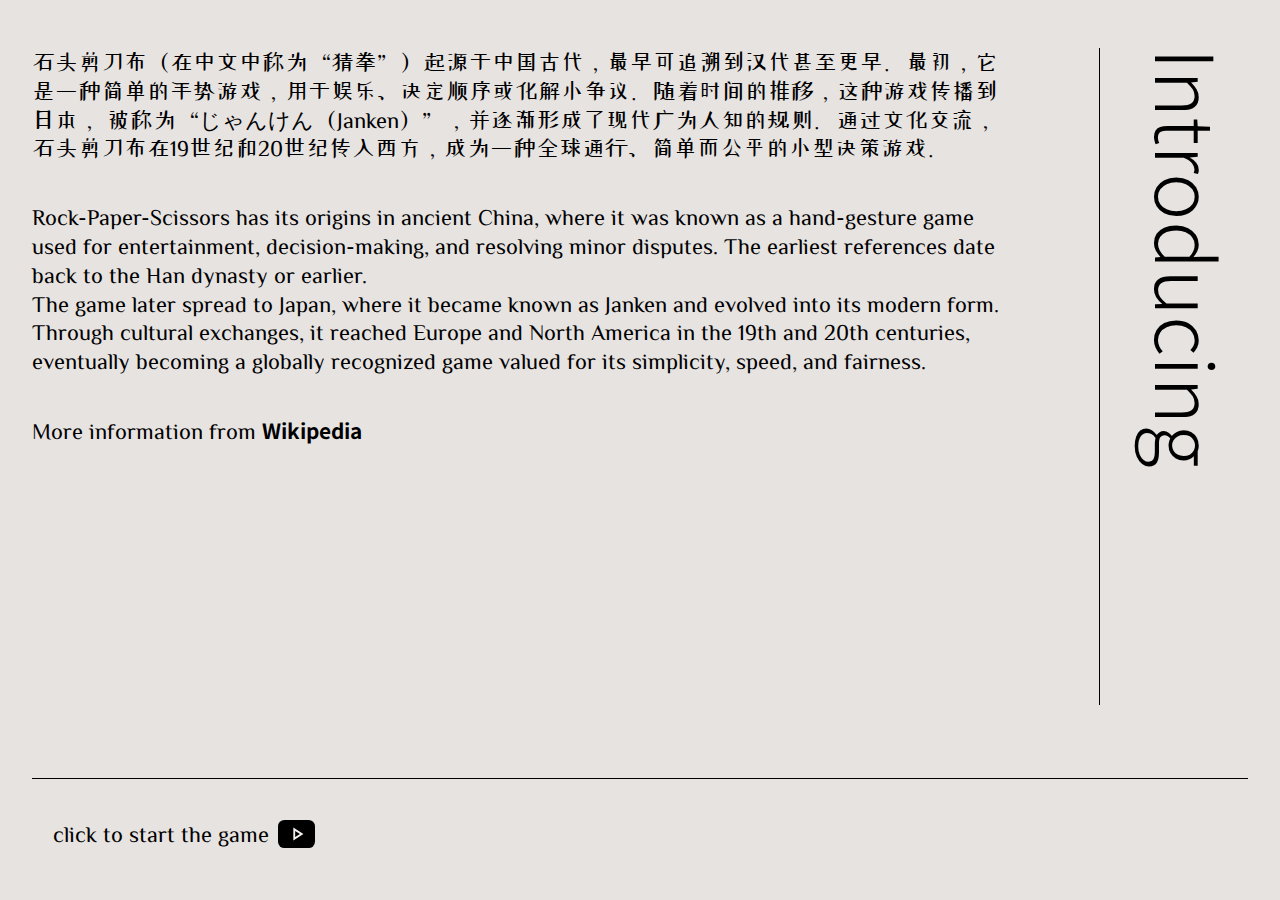
<file: index.html>
<!DOCTYPE html>
<html lang="en">
<head>
    <meta charset="UTF-8">
    <meta name="viewport" content="width=device-width, initial-scale=1.0">
    <link rel="stylesheet" href="./assets/css/style.css">
    <link rel="stylesheet" href="assets/css/intro.css">
    <title>Chi-fu-mi | Welcome</title>
</head>
<body>
    <header class="intro-header">
        <div class="title-separator">
        </div>
        <h1>Introducing</h1>
    </header>
    <main class="intro-main">
        <p class="par chineese-p">
            石头剪刀布（在中文中称为“猜拳”）起源于中国古代，最早可追溯到汉代甚至更早。最初，它是一种简单的手势游戏，用于娱乐、决定顺序或化解小争议。随着时间的推移，这种游戏传播到日本，
            被称为“じゃんけん（Janken）”，并逐渐形成了现代广为人知的规则。通过文化交流，石头剪刀布在19世纪和20世纪传入西方，成为一种全球通行、简单而公平的小型决策游戏。
        </p>
        <p class="par english-p">
            Rock-Paper-Scissors has its origins in ancient China, where it was known as a hand-gesture game used for entertainment, decision-making, and resolving minor disputes. 
            The earliest references date back to the Han dynasty or earlier. <br/>The game later spread to Japan, where it became known as Janken and evolved into its modern form. 
            Through cultural exchanges, it reached Europe and North America in the 19th and 20th centuries, eventually becoming a globally recognized game valued for its simplicity, 
            speed, and fairness.
        </p>
        <p class="par more-info">More information from <a href="https://en.wikipedia.org/wiki/Rock_paper_scissors" target="_blank" class="wiki-link">Wikipedia</a></p>
    </main>
    <footer class="intro-footer">
        <div class="intro__footer-separator">
        </div>
        <div class="intro__footer-content">
            <p class="par">click to start the game</p>
            <a href="pages/game.html">
                <button class="btn-play">
                    <svg xmlns="http://www.w3.org/2000/svg" height="22px" viewBox="0 -960 960 960" width="24px" fill="currentColor">
                        <path d="M320-200v-560l440 280-440 280Zm80-280Zm0 134 210-134-210-134v268Z"/>
                    </svg>
            </button>
            </a>
        </div>
    </footer>
</body>
</html>
</file>
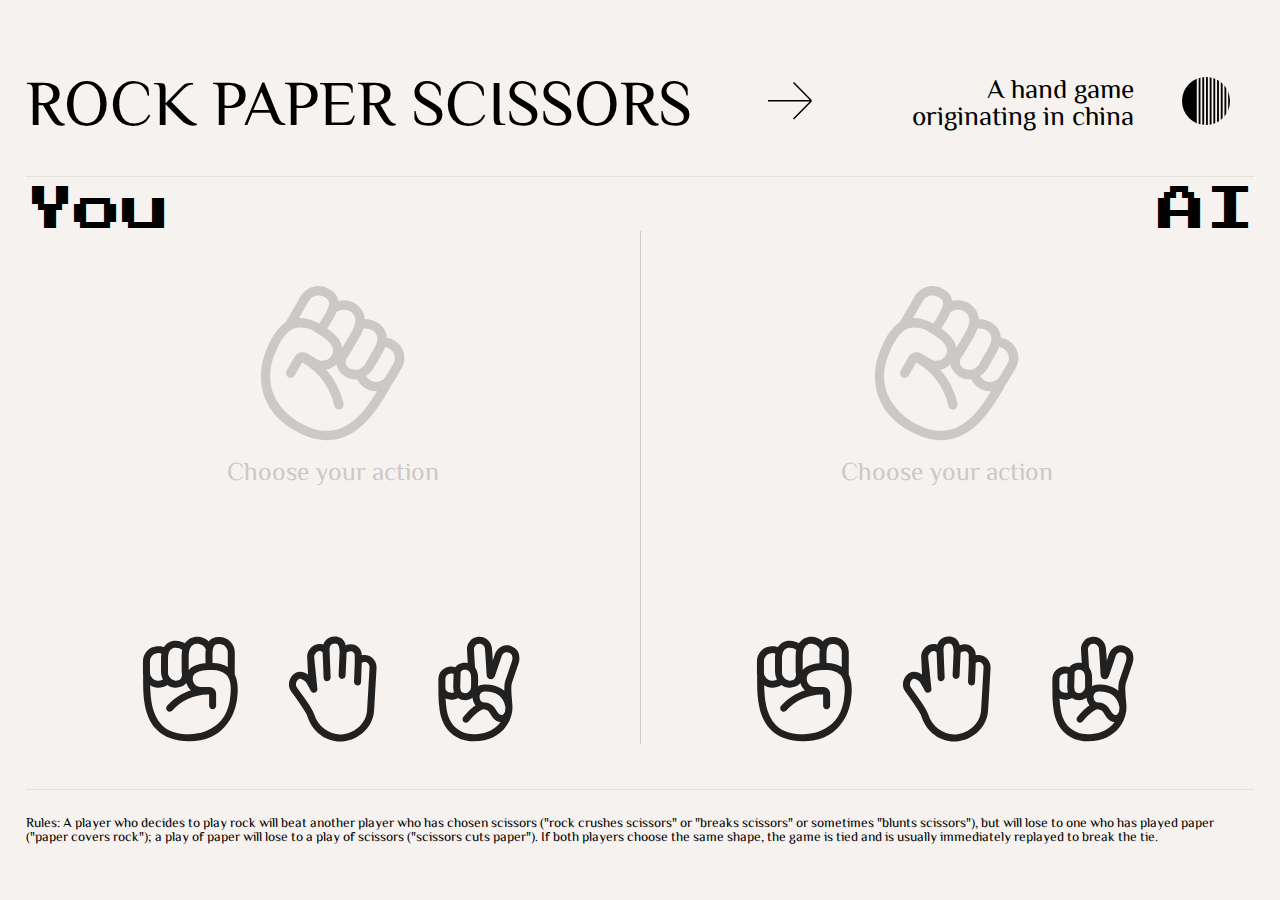
<file: pages/game.html>
<!DOCTYPE html>
<html lang="en">
<head>
    <meta charset="UTF-8">
    <meta name="viewport" content="width=device-width, initial-scale=1.0">
    <link rel="stylesheet" href="../assets/css/style.css">
    <link rel="stylesheet" href="../assets/css/game.css">
    <title>Chi-fu-mi | Game</title>
</head>

<body>
    <header class="game-header">
        <div class="header-left">
            <h1>Rock paper scissors</h1>
            <img src="../assets/images/arrowIcon.svg" alt="Arrow icon">
        </div>
        <div class="header-right">
            <p>A hand game<br/> originating in china</p>
            <img src="../assets/images/gameIcon.svg" alt="Logo of the game">
        </div>
    </header>
    <div class="separator header-separator"></div>
    <main class="game-main">
        <div class="player-side">
            <h2>You</h2>
            <div class="player-choice__placeholder" id="placeholderUser">
                <img class="fist-placeholder" src="../assets/images/gameIcon/fist-placeholder.svg">
                <p class="placeholder-p">Choose your action</p>
            </div>
            <div class="player-choice__container">
                <button class="btn-choice choice" data-choice="rock">
                    <img src="../assets/images/gameIcon/fist.svg">
                </button>

                <button class="btn-choice choice" data-choice="paper">
                    <img src="../assets/images/gameIcon/hand.svg">
                </button>

                <button class="btn-choice choice" data-choice="scissors">
                    <img src="../assets/images/gameIcon/scissors.svg">
                </button>
            </div>
        </div>

        <div class="game-separator__container">
            <span class="game-separator"></span>
        </div>

        <div class="ai-side">
            <h2>AI</h2>
            <div class="player-choice__placeholder" id="placeholderAI">
                <img class="fist-placeholder" src="../assets/images/gameIcon/fist-placeholder.svg">
                <p class="placeholder-p">Choose your action</p>
            </div>
            <div class="player-choice__container">
                <button class="btn-choice choice" data-choice="rock">
                    <img src="../assets/images/gameIcon/fist.svg">
                </button>

                <button class="btn-choice choice" data-choice="paper">
                    <img src="../assets/images/gameIcon/hand.svg">
                </button>

                <button class="btn-choice choice" data-choice="scissors">
                    <img src="../assets/images/gameIcon/scissors.svg">
                </button>
            </div>
        </div>
    </main>
    <div class="separator footer-separator"></div>
    <footer class="game-footer">
        <p class="rules-p">Rules: A player who decides to play rock will beat another player who has chosen scissors ("rock crushes scissors" or "breaks scissors" or sometimes "blunts scissors"), 
            but will lose to one who has played paper ("paper covers rock"); a play of paper will lose to a play of scissors ("scissors cuts paper"). If both players choose the same shape, 
            the game is tied and is usually immediately replayed to break the tie.</p>
    </footer>
    <script src="../assets/js/main.js"></script>
</body>
</html>
</file>
<file: assets/css/style.css>
@import url('https://fonts.googleapis.com/css2?family=Noto+Sans+SC:wght@100..900&family=ZCOOL+XiaoWei&display=swap');

*,  
html {
    margin: 0;
    padding: 0;
    box-sizing: border-box;
    font-size: 16px;
    font-family: "ZCOOL XiaoWei", sans-serif;   
    font-weight: 400;
    font-style: normal;
}

body {
    background-color: #E7E3E1;
    height: 100vh;
}

a {
    text-decoration: none;
    color: #000;

}

a:hover {
    color: #C8102E;
}
</file>
<file: assets/css/intro.css>
body {
    display: grid;
    grid-template-columns: 4fr 1fr;
    grid-template-rows: 6fr 1fr;
    grid-column-gap: 0px;
    grid-row-gap: 0px;
    padding-top: 3rem;
    padding-left: 2rem;
    padding-right: 2rem;
}

.par, .intro__footer-content  a{
    font-size: 1.4rem ;
    line-height: 1.8rem;
}

.intro-header {
    grid-column: 2 / 3;
    grid-row: 1 / 3;
    display: flex;
    justify-content: flex-end;
    align-items: flex-start;
    height: 73vh;
}

.title-separator {
    height: 100% ;
    background-color: #000;
    width: 1px;
    display: inline-block;
    margin-right: 2rem;
}

.intro-header h1 {
    font-family: "Noto Sans SC", sans-serif;
    font-optical-sizing: auto;
    font-weight: 300;
    font-style: normal;
    font-size: 5rem;
}

h1 {
    writing-mode: vertical-lr;
}

.english-p, .more-info {
    margin-top: 2.5rem;
}

.wiki-link {
    font-family: "Noto Sans SC", sans-serif;
    font-weight: bold;
    font-size: 1.3rem;
}

.intro-footer {
    width: 100%;
    grid-column: 1 / 3;
    grid-row: 2 / 3;
}

.intro__footer-separator {
    width: 100%;
    height: 1px;
    background-color: #000;
}

.intro__footer-content {
    width: 25%;
    height: 90%;
    display: flex;
    align-items: center;
    justify-content: center;
}

.btn-play {
    color: #F6F2EF;
    margin-left: 0.6rem;
    cursor: pointer;
    border: none;
    background-color: #000;
    border-radius: 0.4rem;
    width: 2.3rem;
    height: 1.8rem;
    display: flex;
    align-items: center;
    justify-content: center;
}
</file>
<file: assets/css/game.css>
@import url('https://fonts.googleapis.com/css2?family=Noto+Sans+SC:wght@100..900&family=Press+Start+2P&family=ZCOOL+XiaoWei&display=swap');

body {
    background: #F6F2EF;
    display: grid;
    grid-template-columns: repeat(2, 1fr);
    grid-template-rows: 1fr .6rem 4fr .6rem .5fr;
    grid-column-gap: 0px;
    grid-row-gap: 0px; 
    padding: 1.6rem;
}

.game-header{
    grid-column: 1 / 3;
    display: flex;  
    align-items: center;
    font-size: 4rem;
    justify-content: space-between;
}

.header-left {
    display: flex;
    align-items: center
}

.header-left h1{
    font-size: 4rem;
    text-transform: uppercase;
    font-weight: 500;
}

.header-left img {
    width: 2.8rem;
    margin-left: 4.8rem;
}

.header-right {
    display: flex;
    align-items: center;
}

.header-right p {
    font-size: 1.7rem;
    text-align: end;
    margin-right: 3rem;
}

.header-right img {
    width: 3rem;
    margin-right: 1.5rem;
}

.separator { 
    width: 100%;
    height: 1px;
    background-color: #E5E1DC;
    grid-column: 1 / -1;
}

.header-separator {
    grid-row: 2 / 3;
}

.game-main {
    grid-column: 1 / -1;
    display: flex;
    justify-content: space-between;
}

.player-side {
    width: 50%;
}

.player-side h2, .ai-side h2{
    font-size: 3rem;
    font-family: "Press Start 2P", system-ui;
}

.player-choice__container {
    display: flex;
    justify-content: center;
    align-items: flex-end;
    gap: 2rem;
    height: 35%;
}

.btn-choice {
    border: none;
    background: none;
    cursor: pointer;
}

.btn-choice img {
    width: 7rem;
}

.player-choice__placeholder {
    display: flex;
    justify-content: center;
    align-items: center;
    flex-direction: column;
    height: 50%;
}

.placeholder-p {
    color: rgb(204, 200, 200);
    margin-top: 1rem;
    font-size: 1.6rem;
}

.fist-placeholder {
    width: 9rem;
}

.game-separator__container {
    display: flex;
    align-items: center;
    justify-content: center;
}

.game-separator {
    display: inline-block;
    height: 85%;
    width: 1px;
    background-color: rgb(204, 200, 200);
}

.ai-side {
    width: 50%;
}

.ai-side h2 {
    text-align: end;
}

.game-footer {
    grid-column: 1 / -1;
}

.rules-p {
    margin-top: 1rem;
    font-size: 0.85rem;
}

.winner {
    color: #00A86B;
}

.loser {
    color: #C8102E;
}

.equality {
    color: black;
}

.winner, .loser, .equality {
    font-size: 3rem;
}
</file>
